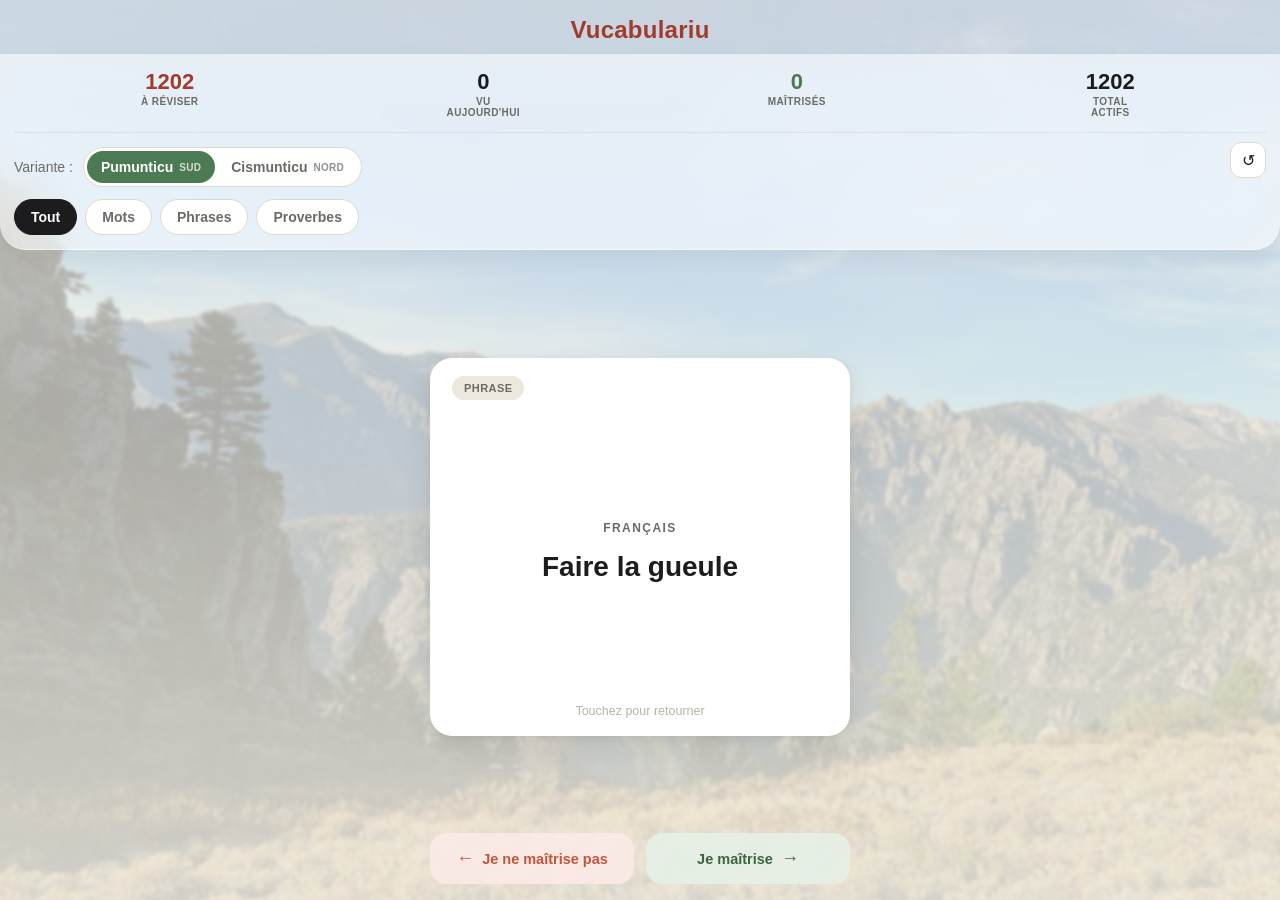
<file: index.html>
<!DOCTYPE html>
<html lang="fr">
<head>
<meta charset="UTF-8">
<meta name="viewport" content="width=device-width, initial-scale=1, maximum-scale=1, viewport-fit=cover">
<meta name="apple-mobile-web-app-capable" content="yes">
<meta name="apple-mobile-web-app-status-bar-style" content="black-translucent">
<meta name="apple-mobile-web-app-title" content="Vucabulariu">
<meta name="theme-color" content="#efece3">
<title>Vucabulariu</title>
<link rel="icon" type="image/png" sizes="192x192" href="assets/icon-192.png">
<link rel="apple-touch-icon" sizes="180x180" href="assets/apple-touch-icon.png">
<link rel="stylesheet" href="style.css">
</head>
<body>

<div class="bg-photo"></div>

<div class="app">

<header class="topbar">
  <h1 class="app-title">Vucabulariu</h1>
</header>

<div class="glass-panel">
  <div class="stats-bar">
    <div class="stat">
      <div class="stat-num stat-remaining" id="statRemaining">0</div>
      <div class="stat-label">À RÉVISER</div>
    </div>
    <div class="stat">
      <div class="stat-num stat-seen" id="statSeen">0</div>
      <div class="stat-label">VU<br>AUJOURD'HUI</div>
    </div>
    <div class="stat">
      <div class="stat-num stat-mastered" id="statMastered">0</div>
      <div class="stat-label">MAÎTRISÉS</div>
    </div>
    <div class="stat">
      <div class="stat-num stat-total" id="statTotal">0</div>
      <div class="stat-label">TOTAL<br>ACTIFS</div>
    </div>
  </div>

  <div class="variante-row">
    <span class="variante-caption">Variante :</span>
    <div class="segmented" id="varianteSeg">
      <button class="seg-btn seg-active" data-variante="sud">Pumunticu <span class="seg-sub">SUD</span></button>
      <button class="seg-btn" data-variante="nord">Cismunticu <span class="seg-sub">NORD</span></button>
    </div>
    <button class="icon-btn reset-btn" id="resetBtn" title="Remettre les mots maîtrisés dans la liste">↺</button>
  </div>

  <div class="filters-row" id="filtersRow">
    <!-- category pills injected by JS -->
  </div>
</div>

<main class="card-area">
  <div class="card-wrap" id="cardWrap">
    <div class="card" id="card">
      <div class="card-inner" id="cardInner">
        <div class="card-face card-front">
          <div class="card-top">
            <span class="badge" id="badgeFront">MOT</span>
          </div>
          <div class="card-content">
            <div class="lang-label">FRANÇAIS</div>
            <div class="word-text" id="frText">—</div>
          </div>
          <div class="hint">Touchez pour retourner</div>
        </div>
        <div class="card-face card-back">
          <div class="card-top">
            <span class="badge" id="badgeBack">MOT</span>
          </div>
          <div class="card-content">
            <div class="lang-label" id="varianteLabel">CORSU</div>
            <div class="word-text" id="corsText">—</div>
          </div>
          <div class="hint">Touchez pour retourner</div>
        </div>
      </div>
      <div class="swipe-tag swipe-tag-left">✕</div>
      <div class="swipe-tag swipe-tag-right">✓</div>
    </div>

    <div class="empty-state hidden" id="emptyState">
      <div class="empty-emoji">🎉</div>
      <div class="empty-title">Bravu !</div>
      <p class="empty-text">Vous maîtrisez tous les mots de cette catégorie.</p>
      <button class="btn-primary" id="emptyResetBtn">Remettre les mots maîtrisés dans la liste</button>
    </div>
  </div>

  <div class="controls">
    <button class="ctrl-btn ctrl-left" id="btnDontKnow">
      <span class="ctrl-arrow">←</span>
      <span>Je ne maîtrise pas</span>
    </button>
    <button class="ctrl-btn ctrl-right" id="btnKnow">
      <span>Je maîtrise</span>
      <span class="ctrl-arrow">→</span>
    </button>
  </div>
</main>

<div class="toast" id="toast"></div>

</div>

<script src="words.js"></script>
<script src="app.js"></script>
</body>
</html>
</file>
<file: style.css>
:root{
  --bg: #efece3;
  --card-bg: #ffffff;
  --ink: #1c1c1e;
  --ink-soft: #6b6b66;
  --accent-red: #a23b2c;
  --accent-green: #4c7a52;
  --accent-green-dark: #3d6343;
  --pill-bg: #ffffff;
  --pill-border: #ddd8ca;
  --badge-bg: #ece8dd;
  --danger: #c1553f;
  --shadow: 0 10px 30px rgba(28,28,20,0.10), 0 2px 8px rgba(28,28,20,0.06);
  --radius-lg: 22px;
  --safe-top: env(safe-area-inset-top, 0px);
  --safe-bottom: env(safe-area-inset-bottom, 0px);
}

*{ box-sizing: border-box; -webkit-tap-highlight-color: transparent; }

html,body{
  margin:0;
  padding:0;
  background: var(--bg);
  color: var(--ink);
  font-family: -apple-system, BlinkMacSystemFont, "SF Pro Text", "Segoe UI", Roboto, Helvetica, Arial, sans-serif;
}

body{
  min-height: 100vh;
  min-height: 100dvh;
  overflow-x: hidden;
  overscroll-behavior-y: contain;
}

/* ---------- Fixed full-page background photo ---------- */
.bg-photo{
  position: fixed;
  inset: 0;
  z-index: 0;
  background-image:
    linear-gradient(180deg, rgba(239,236,227,.80) 0%, rgba(239,236,227,.72) 45%, rgba(239,236,227,.88) 100%),
    url("assets/hero.jpg");
  background-size: cover;
  background-position: center;
  filter: blur(1.5px);
  transform: scale(1.03);
}

/* ---------- App layer (sits above the photo) ---------- */
.app{
  position: relative;
  z-index: 1;
  display:flex;
  flex-direction:column;
  min-height: 100vh;
  min-height: 100dvh;
  padding-bottom: calc(var(--safe-bottom) + 10px);
}

/* ---------- Topbar ---------- */
.topbar{
  display:flex;
  align-items:center;
  justify-content:center;
  padding: calc(var(--safe-top) + 10px) 14px 6px;
  flex-shrink:0;
}

.app-title{
  font-size: 21px;
  font-weight: 800;
  letter-spacing: .01em;
  margin:0;
  text-align:center;
  color: var(--accent-red);
}

.icon-btn{
  width:36px;
  height:36px;
  border-radius:11px;
  border:1px solid var(--pill-border);
  background: var(--pill-bg);
  font-size:16px;
  display:flex;
  align-items:center;
  justify-content:center;
  cursor:pointer;
  color: var(--ink);
  transition: transform .12s ease, background .12s ease;
  flex-shrink:0;
}
.icon-btn:active{ transform: scale(0.92); background: #f4f1e8; }

/* ---------- Glass panel (stats + variante + filters) ---------- */
.glass-panel{
  flex-shrink:0;
  background: rgba(255,255,255,.58);
  backdrop-filter: blur(20px) saturate(160%);
  -webkit-backdrop-filter: blur(20px) saturate(160%);
  border-bottom: 1px solid rgba(255,255,255,.5);
  border-radius: 0 0 26px 26px;
  box-shadow: 0 8px 24px rgba(28,28,20,.06);
  padding-bottom: 8px;
}

/* ---------- Stats bar ---------- */
.stats-bar{
  display:grid;
  grid-template-columns: repeat(4, 1fr);
  gap:2px;
  margin: 0 14px;
  padding: 10px 0 8px;
  border-bottom: 1px solid rgba(28,28,20,.08);
}

.stat{ text-align:center; }

.stat-num{
  font-size: 22px;
  font-weight: 800;
  line-height:1.1;
}

.stat-remaining{ color: var(--accent-red); }
.stat-seen{ color: var(--ink); }
.stat-mastered{ color: var(--accent-green); }
.stat-total{ color: var(--ink); }

.stat-label{
  font-size: 10px;
  letter-spacing: .04em;
  color: var(--ink-soft);
  margin-top:2px;
  font-weight:600;
}

/* ---------- Variante toggle ---------- */
.variante-row{
  position:relative;
  display:flex;
  align-items:center;
  gap:10px;
  padding: 8px 60px 0 14px;
  flex-wrap: wrap;
}

.variante-caption{
  font-size: 14px;
  color: var(--ink-soft);
}

.segmented{
  display:flex;
  background: var(--pill-bg);
  border: 1px solid var(--pill-border);
  border-radius: 999px;
  padding: 3px;
  gap:2px;
}

.seg-btn{
  border:none;
  background: transparent;
  color: var(--ink-soft);
  padding: 8px 14px;
  border-radius: 999px;
  font-size: 14px;
  font-weight: 600;
  cursor:pointer;
  display:flex;
  align-items:center;
  gap:6px;
  transition: background .15s ease, color .15s ease;
}

.seg-sub{
  font-size: 10px;
  font-weight:700;
  opacity:.75;
  letter-spacing:.03em;
}

.seg-btn.seg-active{
  background: var(--accent-green);
  color:#fff;
}

.reset-btn{
  position:absolute;
  top:50%;
  right:14px;
  transform: translateY(-50%);
}

/* ---------- Category filters ---------- */
.filters-row{
  display:flex;
  flex-wrap:wrap;
  gap:8px;
  padding: 6px 14px 0;
}

.filter-pill{
  border:1px solid var(--pill-border);
  background: var(--pill-bg);
  color: var(--ink-soft);
  padding: 9px 16px;
  border-radius: 999px;
  font-size: 14px;
  font-weight:600;
  cursor:pointer;
  transition: background .15s ease, color .15s ease;
}

.filter-pill.filter-active{
  background: var(--ink);
  color:#fff;
  border-color: var(--ink);
}

/* ---------- Card area ---------- */
.card-area{
  flex:1;
  min-height:0;
  display:flex;
  flex-direction:column;
  align-items:center;
  padding: 10px 14px 0;
}

.card-wrap{
  position:relative;
  width:100%;
  max-width: 420px;
  flex:1;
  min-height:0;
  display:flex;
  align-items:center;
  justify-content:center;
  padding: 4px 0;
}

.card{
  position:relative;
  width:100%;
  height: clamp(200px, 36dvh, 340px);
  perspective: 1400px;
  cursor: grab;
  touch-action: pan-y;
  will-change: transform;
}

.card.dragging{ cursor: grabbing; transition:none; }
.card.snap-back{ transition: transform .28s cubic-bezier(.2,.8,.2,1); }
.card.fly-out{ transition: transform .32s ease, opacity .32s ease; }

.card-inner{
  position:relative;
  width:100%;
  height:100%;
  transition: transform .45s cubic-bezier(.3,.7,.3,1);
  transform-style: preserve-3d;
}

.card.flipped .card-inner{
  transform: rotateY(180deg);
}

.card-face{
  position:absolute;
  inset:0;
  background: var(--card-bg);
  border-radius: var(--radius-lg);
  box-shadow: var(--shadow);
  backface-visibility: hidden;
  -webkit-backface-visibility: hidden;
  display:flex;
  flex-direction:column;
  padding: 18px 22px;
}

.card-back{
  transform: rotateY(180deg);
}

.card-top{
  display:flex;
  justify-content:space-between;
  align-items:flex-start;
}

.badge{
  background: var(--badge-bg);
  color: var(--ink-soft);
  font-size: 11px;
  font-weight:700;
  letter-spacing:.04em;
  padding: 6px 12px;
  border-radius: 999px;
}

.card-content{
  flex:1;
  display:flex;
  flex-direction:column;
  align-items:center;
  justify-content:center;
  text-align:center;
  gap: 14px;
  padding: 0 6px;
}

.lang-label{
  font-size: 12px;
  letter-spacing:.12em;
  color: var(--ink-soft);
  font-weight:700;
}

.word-text{
  font-size: 28px;
  font-weight: 800;
  line-height:1.25;
  color: var(--ink);
}

.card-back .word-text{ color: var(--accent-green-dark); }

.hint{
  text-align:center;
  font-size: 12.5px;
  color: #b9b4a4;
}

.swipe-tag{
  position:absolute;
  top: 18px;
  padding: 8px 14px;
  border-radius: 10px;
  font-weight: 800;
  font-size: 20px;
  border: 3px solid;
  opacity:0;
  transform: scale(0.8) rotate(-10deg);
  pointer-events:none;
  transition: opacity .1s ease;
}
.swipe-tag-left{ left: 16px; color: var(--danger); border-color: var(--danger); transform: rotate(-10deg); }
.swipe-tag-right{ right: 16px; color: var(--accent-green); border-color: var(--accent-green); transform: rotate(10deg); }

/* ---------- Empty state ---------- */
.empty-state{
  text-align:center;
  max-width: 360px;
  padding: 30px;
  margin: auto;
}
.empty-state.hidden{ display:none; }
.empty-emoji{ font-size: 46px; margin-bottom: 6px; }
.empty-title{ font-size: 22px; font-weight:800; margin-bottom:6px; }
.empty-text{ color: var(--ink-soft); font-size: 14.5px; margin: 0 0 20px; }

.btn-primary{
  background: var(--accent-green);
  color:#fff;
  border:none;
  padding: 13px 22px;
  border-radius: 14px;
  font-size: 14.5px;
  font-weight:700;
  cursor:pointer;
}
.btn-primary:active{ background: var(--accent-green-dark); }

/* ---------- Controls ---------- */
.controls{
  display:flex;
  gap:12px;
  width:100%;
  max-width: 420px;
  flex-shrink:0;
  margin: 10px auto 4px;
}

.ctrl-btn{
  flex:1;
  display:flex;
  align-items:center;
  justify-content:center;
  gap:8px;
  padding: 15px 10px;
  border-radius: 16px;
  border: none;
  font-size: 14.5px;
  font-weight: 700;
  cursor:pointer;
  transition: transform .12s ease, filter .12s ease;
}
.ctrl-btn:active{ transform: scale(0.96); }

.ctrl-arrow{ font-size: 18px; }

.ctrl-left{
  background: rgba(251,234,229,.92);
  color: var(--danger);
}
.ctrl-right{
  background: rgba(230,240,231,.92);
  color: var(--accent-green-dark);
}

/* ---------- Toast ---------- */
.toast{
  position: fixed;
  left: 50%;
  bottom: calc(var(--safe-bottom) + 24px);
  transform: translateX(-50%) translateY(20px);
  background: var(--ink);
  color: #fff;
  padding: 11px 18px;
  border-radius: 12px;
  font-size: 13.5px;
  font-weight:600;
  opacity:0;
  pointer-events:none;
  transition: opacity .2s ease, transform .2s ease;
  z-index: 40;
  max-width: 88vw;
  text-align:center;
}
.toast.show{
  opacity:1;
  transform: translateX(-50%) translateY(0);
}

/* ---------- Responsive ---------- */
@media (max-width: 420px){
  .word-text{ font-size: 24px; }
  .stat-num{ font-size: 19px; }
}

/* Very short screens (older iPhone SE) : squeeze a bit further */
@media (max-height: 600px){
  .topbar{ padding: calc(var(--safe-top) + 6px) 14px 4px; }
  .app-title{ font-size: 19px; }
  .card{ height: clamp(170px, 32dvh, 340px); }
  .word-text{ font-size: 21px; }
}

/* Roomy screens (large phones, tablets, desktop) : a bit more breathing room */
@media (min-height: 850px){
  .topbar{ padding: calc(var(--safe-top) + 16px) 14px 10px; }
  .app-title{ font-size: 24px; }
  .glass-panel{ padding-bottom: 14px; }
  .stats-bar{ padding: 16px 0 14px; }
  .variante-row{ padding-top: 14px; }
  .filters-row{ padding-top: 12px; }
  .card-area{ padding-top: 20px; }
  .card{ height: clamp(240px, 42dvh, 440px); }
  .controls{ margin: 16px auto 6px; }
}

@media (min-width: 700px){
  .card-area{ padding-top: 26px; }
}
</file>
